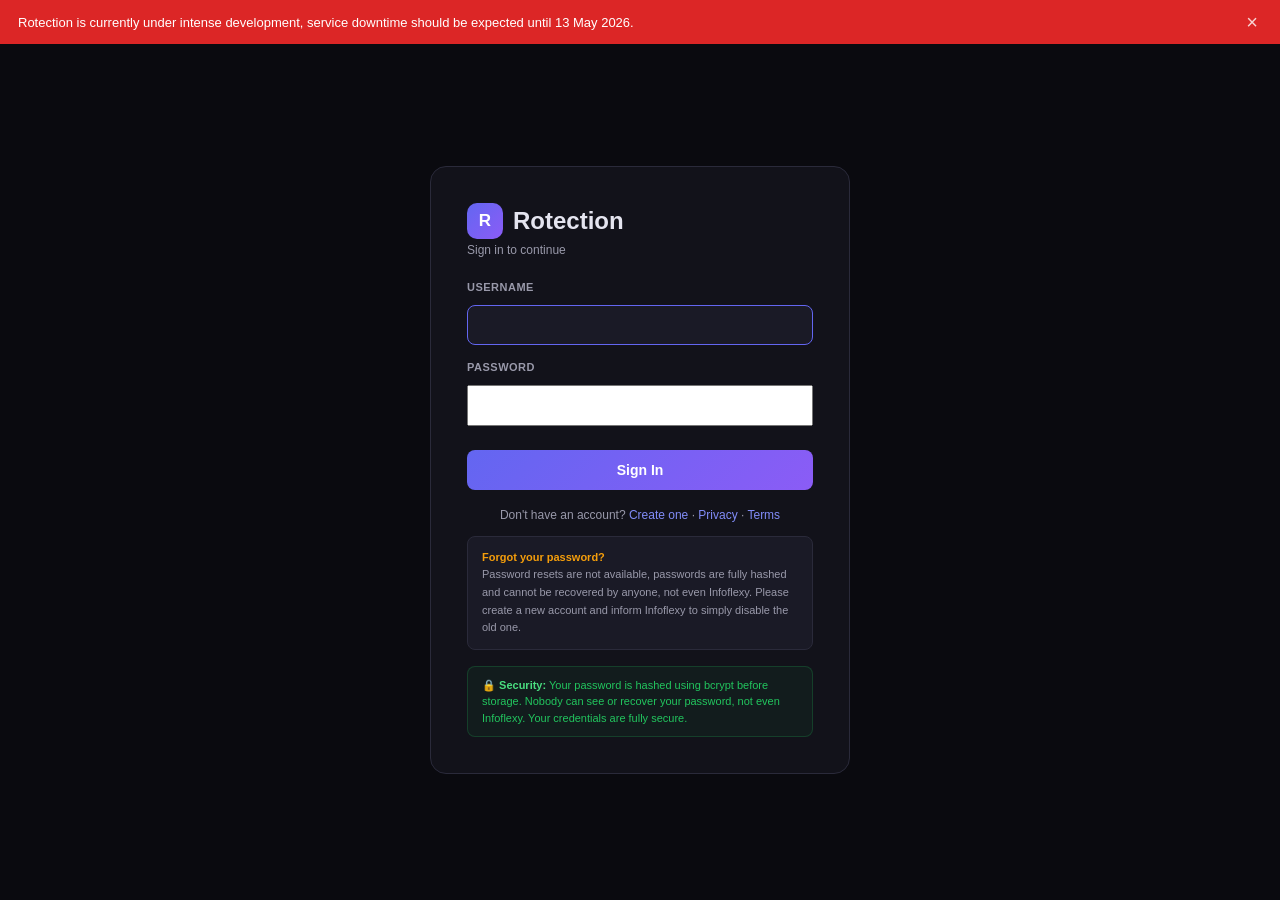
<file: templates/login.html>
<!DOCTYPE html>
<html lang="en">
<head>
<meta charset="UTF-8">
<meta name="viewport" content="width=device-width, initial-scale=1.0">
<meta name="theme-color" content="#0a0a0f">
<title>Rotection — Login</title>
<link rel="icon" href="data:image/svg+xml,<svg xmlns='http://www.w3.org/2000/svg' viewBox='0 0 100 100'><text y='.9em' font-size='90'>🛡️</text></svg>">
<link rel="stylesheet" href="/static/styles.css">
<style>
.db-notice{background:#dc2626;color:#fff;padding:12px 18px;font-size:13px;display:flex;align-items:center;justify-content:space-between;gap:12px;position:fixed;top:0;left:0;right:0;z-index:9999}
.db-notice span{flex:1}
.db-notice button{background:none;border:none;color:#fff;font-size:20px;cursor:pointer;padding:0 4px;line-height:1;opacity:.8}
.db-notice button:hover{opacity:1}
.auth-wrap{display:flex;align-items:center;justify-content:center;min-height:100vh;padding:20px;padding-top:60px}
.auth-card{background:var(--bg2);border:1px solid var(--border);border-radius:16px;padding:36px;width:100%;max-width:420px}
.auth-card h1{font-size:24px;margin-bottom:4px;display:flex;align-items:center;gap:10px}
.auth-card h1 .logo{width:36px;height:36px;font-size:17px}
.auth-sub{font-size:12px;color:var(--text2);margin-bottom:24px}
.auth-card .form-group{margin-bottom:16px}
.auth-card .form-group label{display:block;margin-bottom:6px}
.auth-card .form-group input[type="text"],
.auth-card .form-group input[type="password"]{width:100%;padding:11px 14px}
.auth-card .btn-primary{width:100%;justify-content:center;padding:12px;font-size:14px;margin-top:8px}
.auth-error{background:rgba(239,68,68,.1);border:1px solid var(--red);color:var(--red);border-radius:8px;padding:10px 14px;font-size:12px;margin-bottom:14px;display:none}
.auth-links{text-align:center;margin-top:18px;font-size:12px;color:var(--text2)}
.auth-links a{color:var(--accent2)}
.security-note{background:rgba(34,197,94,.06);border:1px solid rgba(34,197,94,.2);border-radius:8px;padding:10px 14px;font-size:11px;color:var(--green);margin-top:16px;line-height:1.5}
.security-note strong{color:#4ade80}
.forgot-box{background:var(--bg3);border:1px solid var(--border);border-radius:8px;padding:12px 14px;font-size:11px;color:var(--text2);margin-top:14px;line-height:1.6}
.forgot-box strong{color:var(--yellow)}
</style>
</head>
<body>

<div class="db-notice" id="dbNotice">
  <span>Rotection is currently under intense development, service downtime should be expected until 13 May 2026.</span>
  <button onclick="document.getElementById('dbNotice').style.display='none'">&times;</button>
</div>

<div class="auth-wrap">
  <div class="auth-card">
    <h1><div class="logo">R</div> Rotection</h1>
    <div class="auth-sub">Sign in to continue</div>

    <div class="auth-error" id="authError"></div>

    <form id="loginForm" onsubmit="return doLogin(event)">
      <div class="form-group">
        <label>Username</label>
        <input type="text" id="username" autocomplete="username" required autofocus>
      </div>
      <div class="form-group">
        <label>Password</label>
        <input type="password" id="password" autocomplete="current-password" required>
      </div>
      <button type="submit" class="btn btn-primary" id="loginBtn">Sign In</button>
    </form>

    <div class="auth-links">
      Don't have an account? <a href="/signup">Create one</a> · <a href="/privacy">Privacy</a> · <a href="/tos">Terms</a>
    </div>

    <div class="forgot-box">
      <strong>Forgot your password?</strong><br>
      Password resets are not available, passwords are fully hashed and cannot be recovered by anyone, not even Infoflexy. Please create a new account and inform Infoflexy to simply disable the old one.
    </div>

    <div class="security-note">
      🔒 <strong>Security:</strong> Your password is hashed using bcrypt before storage. Nobody can see or recover your password, not even Infoflexy. Your credentials are fully secure.
    </div>
  </div>
</div>

<script>
async function doLogin(e) {
  e.preventDefault();
  var errEl = document.getElementById('authError');
  var btn = document.getElementById('loginBtn');
  errEl.style.display = 'none';
  btn.disabled = true; btn.textContent = 'Signing in...';

  try {
    var resp = await fetch('/api/auth/login', {
      method: 'POST',
      headers: {'Content-Type': 'application/json'},
      body: JSON.stringify({
        username: document.getElementById('username').value.trim(),
        password: document.getElementById('password').value
      })
    });
    var data = await resp.json();
    if (!resp.ok) {
      errEl.textContent = data.error || 'Login failed';
      errEl.style.display = 'block';
      btn.disabled = false; btn.textContent = 'Sign In';
      return false;
    }
    window.location.href = '/';
  } catch(ex) {
    errEl.textContent = 'Network error: ' + ex.message;
    errEl.style.display = 'block';
    btn.disabled = false; btn.textContent = 'Sign In';
  }
  return false;
}
</script>
</body>
</html>
</file>
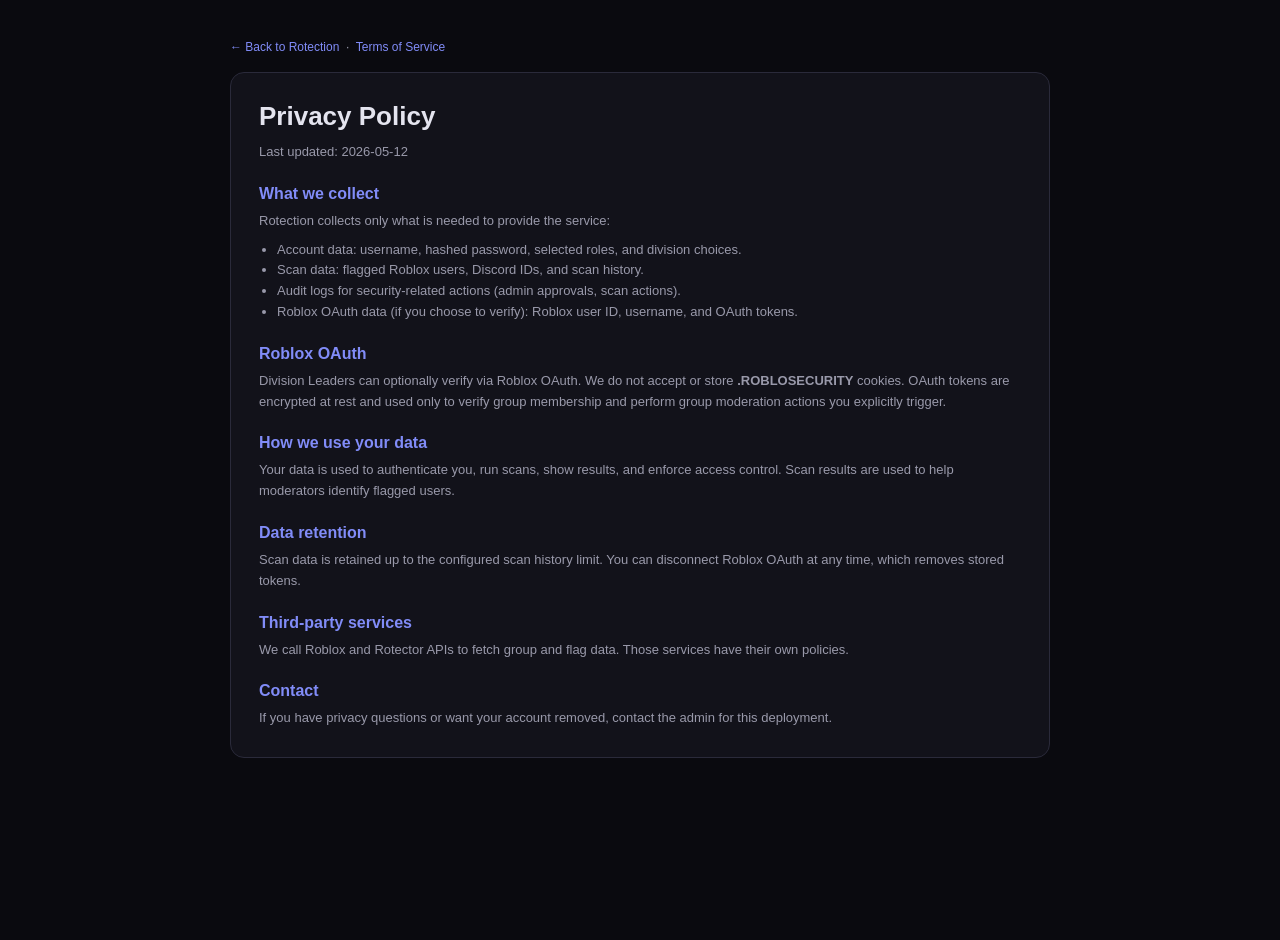
<file: templates/privacy.html>
<!DOCTYPE html>
<html lang="en">
<head>
  <meta charset="UTF-8">
  <meta name="viewport" content="width=device-width, initial-scale=1.0">
  <meta name="theme-color" content="#0a0a0f">
  <title>Rotection — Privacy Policy</title>
  <link rel="icon" href="data:image/svg+xml,<svg xmlns='http://www.w3.org/2000/svg' viewBox='0 0 100 100'><text y='.9em' font-size='90'>🛡️</text></svg>">
  <link rel="stylesheet" href="/static/styles.css">
  <style>
    .policy-wrap{max-width:860px;margin:40px auto;padding:0 20px}
    .policy-card{background:var(--bg2);border:1px solid var(--border);border-radius:14px;padding:28px}
    .policy-card h1{font-size:26px;margin-bottom:10px}
    .policy-card h2{font-size:16px;margin-top:22px;margin-bottom:8px;color:var(--accent2)}
    .policy-card p{font-size:13px;color:var(--text2);line-height:1.6}
    .policy-card ul{margin:8px 0 0 18px;color:var(--text2);font-size:13px;line-height:1.6}
  </style>
</head>
<body>
  <div class="policy-wrap">
    <div style="font-size:12px;color:var(--text2);margin-bottom:18px">
      <a href="/" style="color:var(--accent2)">&larr; Back to Rotection</a> &nbsp;·&nbsp;
      <a href="/tos" style="color:var(--accent2)">Terms of Service</a>
    </div>
    <div class="policy-card">
      <h1>Privacy Policy</h1>
      <p>Last updated: 2026-05-12</p>

      <h2>What we collect</h2>
      <p>Rotection collects only what is needed to provide the service:</p>
      <ul>
        <li>Account data: username, hashed password, selected roles, and division choices.</li>
        <li>Scan data: flagged Roblox users, Discord IDs, and scan history.</li>
        <li>Audit logs for security-related actions (admin approvals, scan actions).</li>
        <li>Roblox OAuth data (if you choose to verify): Roblox user ID, username, and OAuth tokens.</li>
      </ul>

      <h2>Roblox OAuth</h2>
      <p>Division Leaders can optionally verify via Roblox OAuth. We do not accept or store <strong>.ROBLOSECURITY</strong> cookies. OAuth tokens are encrypted at rest and used only to verify group membership and perform group moderation actions you explicitly trigger.</p>

      <h2>How we use your data</h2>
      <p>Your data is used to authenticate you, run scans, show results, and enforce access control. Scan results are used to help moderators identify flagged users.</p>

      <h2>Data retention</h2>
      <p>Scan data is retained up to the configured scan history limit. You can disconnect Roblox OAuth at any time, which removes stored tokens.</p>

      <h2>Third-party services</h2>
      <p>We call Roblox and Rotector APIs to fetch group and flag data. Those services have their own policies.</p>

      <h2>Contact</h2>
      <p>If you have privacy questions or want your account removed, contact the admin for this deployment.</p>
    </div>
  </div>
</body>
</html>
</file>
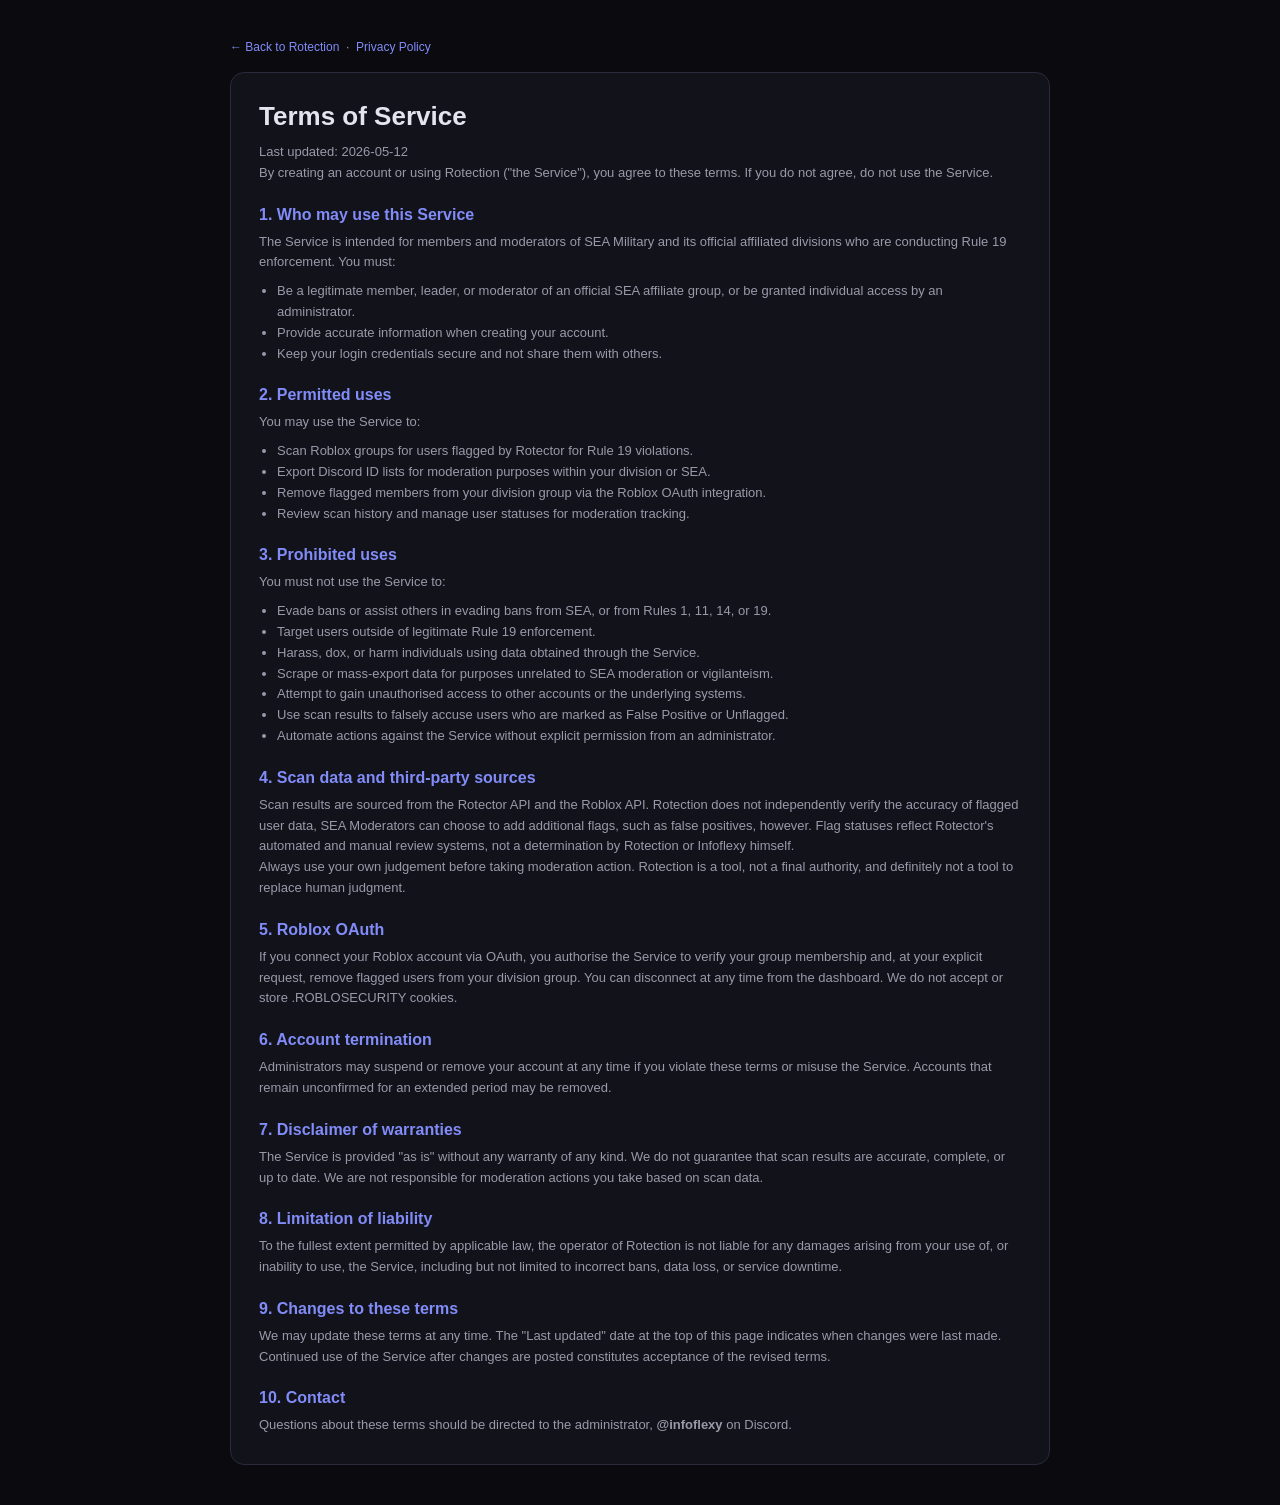
<file: templates/tos.html>
<!DOCTYPE html>
<html lang="en">
<head>
  <meta charset="UTF-8">
  <meta name="viewport" content="width=device-width, initial-scale=1.0">
  <meta name="theme-color" content="#0a0a0f">
  <title>Rotection — Terms of Service</title>
  <link rel="icon" href="data:image/svg+xml,<svg xmlns='http://www.w3.org/2000/svg' viewBox='0 0 100 100'><text y='.9em' font-size='90'>🛡️</text></svg>">
  <link rel="stylesheet" href="/static/styles.css">
  <style>
    .policy-wrap{max-width:860px;margin:40px auto;padding:0 20px}
    .policy-card{background:var(--bg2);border:1px solid var(--border);border-radius:14px;padding:28px}
    .policy-card h1{font-size:26px;margin-bottom:10px}
    .policy-card h2{font-size:16px;margin-top:22px;margin-bottom:8px;color:var(--accent2)}
    .policy-card p{font-size:13px;color:var(--text2);line-height:1.6}
    .policy-card ul{margin:8px 0 0 18px;color:var(--text2);font-size:13px;line-height:1.6}
    .policy-nav{font-size:12px;color:var(--text2);margin-bottom:18px}
    .policy-nav a{color:var(--accent2)}
  </style>
</head>
<body>
  <div class="policy-wrap">
    <div class="policy-nav">
      <a href="/">&larr; Back to Rotection</a> &nbsp;·&nbsp;
      <a href="/privacy">Privacy Policy</a>
    </div>
    <div class="policy-card">
      <h1>Terms of Service</h1>
      <p>Last updated: 2026-05-12</p>
      <p>By creating an account or using Rotection ("the Service"), you agree to these terms. If you do not agree, do not use the Service.</p>

      <h2>1. Who may use this Service</h2>
      <p>The Service is intended for members and moderators of SEA Military and its official affiliated divisions who are conducting Rule 19 enforcement. You must:</p>
      <ul>
        <li>Be a legitimate member, leader, or moderator of an official SEA affiliate group, or be granted individual access by an administrator.</li>
        <li>Provide accurate information when creating your account.</li>
        <li>Keep your login credentials secure and not share them with others.</li>
      </ul>

      <h2>2. Permitted uses</h2>
      <p>You may use the Service to:</p>
      <ul>
        <li>Scan Roblox groups for users flagged by Rotector for Rule 19 violations.</li>
        <li>Export Discord ID lists for moderation purposes within your division or SEA.</li>
        <li>Remove flagged members from your division group via the Roblox OAuth integration.</li>
        <li>Review scan history and manage user statuses for moderation tracking.</li>
      </ul>

      <h2>3. Prohibited uses</h2>
      <p>You must not use the Service to:</p>
      <ul>
        <li>Evade bans or assist others in evading bans from SEA, or from Rules 1, 11, 14, or 19.</li>
        <li>Target users outside of legitimate Rule 19 enforcement.</li>
        <li>Harass, dox, or harm individuals using data obtained through the Service.</li>
        <li>Scrape or mass-export data for purposes unrelated to SEA moderation or vigilanteism.</li>
        <li>Attempt to gain unauthorised access to other accounts or the underlying systems.</li>
        <li>Use scan results to falsely accuse users who are marked as False Positive or Unflagged.</li>
        <li>Automate actions against the Service without explicit permission from an administrator.</li>
      </ul>

      <h2>4. Scan data and third-party sources</h2>
      <p>Scan results are sourced from the Rotector API and the Roblox API. Rotection does not independently verify the accuracy of flagged user data, SEA Moderators can choose to add additional flags, such as false positives, however. Flag statuses reflect Rotector's automated and manual review systems, not a determination by Rotection or Infoflexy himself.</p>
      <p>Always use your own judgement before taking moderation action. Rotection is a tool, not a final authority, and definitely not a tool to replace human judgment.</p>

      <h2>5. Roblox OAuth</h2>
      <p>If you connect your Roblox account via OAuth, you authorise the Service to verify your group membership and, at your explicit request, remove flagged users from your division group. You can disconnect at any time from the dashboard. We do not accept or store .ROBLOSECURITY cookies.</p>

      <h2>6. Account termination</h2>
      <p>Administrators may suspend or remove your account at any time if you violate these terms or misuse the Service. Accounts that remain unconfirmed for an extended period may be removed.</p>

      <h2>7. Disclaimer of warranties</h2>
      <p>The Service is provided "as is" without any warranty of any kind. We do not guarantee that scan results are accurate, complete, or up to date. We are not responsible for moderation actions you take based on scan data.</p>

      <h2>8. Limitation of liability</h2>
      <p>To the fullest extent permitted by applicable law, the operator of Rotection is not liable for any damages arising from your use of, or inability to use, the Service, including but not limited to incorrect bans, data loss, or service downtime.</p>

      <h2>9. Changes to these terms</h2>
      <p>We may update these terms at any time. The "Last updated" date at the top of this page indicates when changes were last made. Continued use of the Service after changes are posted constitutes acceptance of the revised terms.</p>

      <h2>10. Contact</h2>
      <p>Questions about these terms should be directed to the administrator, <strong>@infoflexy</strong> on Discord.</p>
    </div>
  </div>
</body>
</html>
</file>
<file: static/styles.css>
:root {
  --bg: #0a0a0f;
  --bg2: #12121a;
  --bg3: #1a1a26;
  --bg4: #22222e;
  --border: #2a2a3a;
  --text: #e4e4ef;
  --text2: #9999aa;
  --accent: #6366f1;
  --accent2: #818cf8;
  --red: #ef4444;
  --red2: #dc2626;
  --orange: #f97316;
  --yellow: #f59e0b;
  --green: #22c55e;
  --purple: #8b5cf6;
  --cyan: #06b6d4;
}
* { margin:0; padding:0; box-sizing:border-box; }
body {
  font-family: 'Inter', -apple-system, BlinkMacSystemFont, 'Segoe UI', sans-serif;
  background: var(--bg);
  color: var(--text);
  min-height: 100vh;
}
a { color: var(--accent2); text-decoration: none; }
a:hover { text-decoration: underline; }
::-webkit-scrollbar { width: 6px; height: 6px; }
::-webkit-scrollbar-track { background: var(--bg2); }
::-webkit-scrollbar-thumb { background: var(--bg4); border-radius: 3px; }

.header {
  background: linear-gradient(135deg, #12121a 0%, #1a1028 100%);
  border-bottom: 1px solid var(--border);
  padding: 18px 32px;
  display: flex; align-items: center; justify-content: space-between; gap: 20px;
}
.header-left { display: flex; align-items: center; gap: 14px; }
.logo {
  width: 42px; height: 42px;
  background: linear-gradient(135deg, var(--accent), var(--purple));
  border-radius: 10px;
  display: flex; align-items: center; justify-content: center;
  font-weight: 900; font-size: 20px; color: #fff;
}
.header h1 { font-size: 22px; font-weight: 700; }
.header h1 span { color: var(--accent2); font-size: 14px; font-weight: 500; }
.header-sub { font-size: 12px; color: var(--text2); }
.header-right { display: flex; gap: 10px; align-items: center; }

.tabs {
  display: flex; gap: 0; background: var(--bg2);
  border-bottom: 1px solid var(--border); padding: 0 32px;
  overflow-x: auto;
}
.tab {
  padding: 13px 22px; cursor: pointer; font-size: 13px; font-weight: 600;
  color: var(--text2); border-bottom: 2px solid transparent;
  transition: all .15s; white-space: nowrap; user-select: none;
}
.tab:hover { color: var(--text); background: var(--bg3); }
.tab.active { color: var(--accent2); border-bottom-color: var(--accent); }

.main { padding: 24px 32px; max-width: 1440px; margin: 0 auto; }
.panel { display: none; }
.panel.active { display: block; }

.card {
  background: var(--bg2); border: 1px solid var(--border);
  border-radius: 12px; padding: 20px; margin-bottom: 20px;
}
.card h2 {
  font-size: 15px; font-weight: 700; margin-bottom: 14px;
  display: flex; align-items: center; gap: 8px;
}

.stats {
  display: grid; grid-template-columns: repeat(auto-fit, minmax(160px, 1fr));
  gap: 12px; margin-bottom: 20px;
}
.stat {
  background: var(--bg3); border: 1px solid var(--border);
  border-radius: 10px; padding: 14px; text-align: center;
}
.stat-value {
  font-size: 26px; font-weight: 800;
  background: linear-gradient(135deg, var(--accent2), var(--cyan));
  -webkit-background-clip: text; background-clip: text;
  -webkit-text-fill-color: transparent;
}
.stat-value.small { font-size: 14px; }
.stat-label {
  font-size: 10px; color: var(--text2); margin-top: 4px;
  text-transform: uppercase; letter-spacing: .5px;
}

.scan-controls { display: flex; gap: 12px; align-items: flex-end; flex-wrap: wrap; }
.form-group { display: flex; flex-direction: column; gap: 6px; }
.form-group label {
  font-size: 11px; color: var(--text2); font-weight: 600;
  text-transform: uppercase; letter-spacing: .5px;
}
input[type="text"], select {
  background: var(--bg3); border: 1px solid var(--border); border-radius: 8px;
  padding: 10px 14px; color: var(--text); font-size: 14px; outline: none;
  transition: border-color .2s;
}
input:focus, select:focus { border-color: var(--accent); }
input.input-error { border-color: var(--red); }
.input-hint { font-size: 10px; color: var(--red); margin-top: 2px; min-height: 14px; }
.checkbox-group { display: flex; align-items: center; gap: 8px; padding: 10px 0; }
.checkbox-group input { width: 16px; height: 16px; accent-color: var(--accent); }

.btn {
  padding: 10px 22px; border: none; border-radius: 8px; font-size: 13px;
  font-weight: 700; cursor: pointer; transition: all .15s;
  display: inline-flex; align-items: center; gap: 8px;
}
.btn-primary { background: linear-gradient(135deg, var(--accent), var(--purple)); color: #fff; }
.btn-primary:hover { opacity: .9; transform: translateY(-1px); }
.btn-primary:disabled { opacity: .4; cursor: not-allowed; transform: none; }
.btn-secondary { background: var(--bg4); color: var(--text); border: 1px solid var(--border); }
.btn-secondary:hover { background: var(--bg3); border-color: var(--accent); }
.btn-sm { padding: 5px 12px; font-size: 11px; }

.progress-wrap {
  background: var(--bg3); border-radius: 10px; height: 28px;
  overflow: hidden; position: relative; margin: 14px 0;
}
.progress-bar {
  height: 100%;
  background: linear-gradient(90deg, var(--accent), var(--purple), var(--cyan));
  background-size: 200% 100%; animation: shimmer 2s ease-in-out infinite;
  border-radius: 10px; transition: width .5s ease; min-width: 0;
}
.progress-text {
  position: absolute; inset: 0; display: flex; align-items: center;
  justify-content: center; font-size: 12px; font-weight: 700;
  color: #fff; text-shadow: 0 1px 3px rgba(0,0,0,.5);
}
@keyframes shimmer {
  0%,100% { background-position: 0% 50%; }
  50% { background-position: 100% 50%; }
}

.phase-info {
  display: flex; justify-content: space-between; align-items: center;
  margin-bottom: 8px; flex-wrap: wrap; gap: 8px;
}
.phase-name { font-size: 14px; font-weight: 700; color: var(--accent2); }
.phase-desc { font-size: 11px; color: var(--text2); }
.eta-badge {
  font-size: 11px; padding: 4px 10px; border-radius: 6px;
  background: var(--bg4); border: 1px solid var(--border); color: var(--yellow);
}

.log-console {
  background: #0d0d14; border: 1px solid var(--border); border-radius: 10px;
  padding: 14px; max-height: 300px; overflow-y: auto;
  font-family: 'JetBrains Mono', 'Fira Code', monospace;
  font-size: 11px; line-height: 1.7; color: var(--text2);
}
.log-line { white-space: pre-wrap; word-break: break-all; }

/* filters */
.filter-bar {
  display: flex; gap: 10px; flex-wrap: wrap; margin-bottom: 14px; align-items: center;
}
.filter-bar input, .filter-bar select {
  font-size: 12px; padding: 7px 12px;
}
.filter-bar .search-input { flex: 1; min-width: 180px; }
.filter-bar select { min-width: 130px; }
.filter-tag {
  display: inline-flex; align-items: center; gap: 4px;
  padding: 3px 10px; border-radius: 12px; font-size: 11px;
  background: rgba(99,102,241,.12); border: 1px solid var(--accent);
  color: var(--accent2); cursor: pointer;
}
.filter-tag:hover { background: rgba(99,102,241,.25); }
.filter-summary { font-size: 11px; color: var(--text2); margin-bottom: 10px; }
.range-group { display: flex; align-items: center; gap: 6px; }
.range-group input[type="range"] { width: 80px; accent-color: var(--accent); }

/* table */
.tbl-wrap { overflow-x: auto; border: 1px solid var(--border); border-radius: 10px; }
table { width: 100%; border-collapse: collapse; font-size: 13px; }
th {
  background: var(--bg3); text-align: left; padding: 11px 12px;
  font-size: 10px; text-transform: uppercase; letter-spacing: .5px;
  color: var(--text2); border-bottom: 1px solid var(--border);
  white-space: nowrap; cursor: pointer; user-select: none;
}
th:hover { color: var(--accent2); }
th.sorted { color: var(--accent2); }
td { padding: 9px 12px; border-bottom: 1px solid var(--border); vertical-align: middle; }
tr:last-child td { border-bottom: none; }
tr:hover td { background: rgba(99,102,241,.04); }

.avatar {
  width: 30px; height: 30px; border-radius: 7px; vertical-align: middle;
  margin-right: 6px; background: var(--bg4);
}
.flag-badge {
  display: inline-block; padding: 2px 9px; border-radius: 10px;
  font-size: 10px; font-weight: 700; color: #fff;
}
.confidence-bar {
  display: inline-block; width: 44px; height: 5px; background: var(--bg4);
  border-radius: 3px; overflow: hidden; vertical-align: middle; margin-right: 5px;
}
.confidence-fill { height: 100%; border-radius: 3px; }
.discord-id {
  font-family: 'JetBrains Mono', monospace; font-size: 10px;
  background: var(--bg4); padding: 1px 5px; border-radius: 4px;
  margin: 1px 2px; display: inline-block;
}
.status-dot {
  display: inline-block; width: 7px; height: 7px; border-radius: 50%; margin-right: 5px;
}
.status-dot.active { background: var(--green); }
.status-dot.inactive { background: var(--red); }

/* pagination controls */
.pagination {
  display: flex; justify-content: space-between; align-items: center;
  padding: 12px 0; flex-wrap: wrap; gap: 8px;
}
.pagination .info { font-size: 12px; color: var(--text2); }
.page-btns { display: flex; gap: 4px; }
.page-btns button {
  padding: 5px 12px; border: 1px solid var(--border); border-radius: 6px;
  background: var(--bg3); color: var(--text); font-size: 12px; cursor: pointer;
}
.page-btns button:hover { border-color: var(--accent); }
.page-btns button.active { background: var(--accent); color: #fff; border-color: var(--accent); }
.page-btns button:disabled { opacity: .3; cursor: not-allowed; }
.per-page-select { font-size: 11px; padding: 4px 8px; }

/* charts */
.chart-grid { display: grid; grid-template-columns: 1fr 1fr; gap: 16px; margin-bottom: 20px; }
.chart-card { background: var(--bg3); border: 1px solid var(--border); border-radius: 10px; padding: 16px; }
.chart-card h3 { font-size: 13px; margin-bottom: 10px; font-weight: 600; }
.chart-card canvas { max-height: 220px; }

/* history */
.history-item {
  display: flex; justify-content: space-between; align-items: center;
  padding: 14px 16px; background: var(--bg3); border: 1px solid var(--border);
  border-radius: 10px; margin-bottom: 10px; cursor: pointer; transition: all .15s;
}
.history-item:hover { border-color: var(--accent); background: rgba(99,102,241,.06); }
.history-meta { font-size: 12px; color: var(--text2); }
.history-stats { display: flex; gap: 16px; }
.history-stat { text-align: center; }
.history-stat-val { font-size: 18px; font-weight: 700; color: var(--accent2); }
.history-stat-label { font-size: 10px; color: var(--text2); text-transform: uppercase; }

/* discord export panel */
.export-options { display: flex; gap: 8px; flex-wrap: wrap; margin-bottom: 14px; }
.format-toggle {
  display: flex; border: 1px solid var(--border); border-radius: 8px; overflow: hidden;
}
.format-toggle button {
  padding: 7px 16px; border: none; background: var(--bg3);
  color: var(--text2); font-size: 12px; font-weight: 600; cursor: pointer;
  transition: all .15s;
}
.format-toggle button.active { background: var(--accent); color: #fff; }
.format-toggle button:hover:not(.active) { background: var(--bg4); }
.discord-box {
  background: var(--bg3); border: 1px solid var(--border); border-radius: 8px;
  padding: 14px; font-family: 'JetBrains Mono', monospace; font-size: 11px;
  max-height: 400px; overflow-y: auto; word-break: break-all; line-height: 1.8;
  color: var (--text2); white-space: pre-wrap;
}

/* groups nav panel */
.group-nav {
  display: flex; gap: 8px; flex-wrap: wrap; margin-bottom: 14px;
}
.group-chip {
  padding: 6px 14px; border: 1px solid var(--border); border-radius: 20px;
  font-size: 11px; cursor: pointer; font-weight: 600; transition: all .15s;
  background: var(--bg3); color: var(--text2);
}
.group-chip:hover, .group-chip.active {
  border-color: var(--accent); background: rgba(99,102,241,.15); color: var(--accent2);
}
.group-chip .count {
  margin-left: 4px; font-size: 9px; background: var(--bg4);
  padding: 1px 5px; border-radius: 8px;
}
.group-chip.primary { border-color: var(--purple); }
.group-chip.primary.active { background: rgba(139,92,246,.15); color: var(--purple); }

/* modal */
.modal-overlay {
  display: none; position: fixed; inset: 0;
  background: rgba(0,0,0,.7); z-index: 1000;
  align-items: center; justify-content: center;
}
.modal-overlay.show { display: flex; }
.modal {
  background: var(--bg2); border: 1px solid var(--border); border-radius: 14px;
  padding: 24px; max-width: 700px; width: 90%; max-height: 80vh; overflow-y: auto;
}
.modal h3 { font-size: 18px; margin-bottom: 16px; }
.modal-close {
  float: right; background: none; border: none;
  color: var(--text2); font-size: 20px; cursor: pointer;
}
.detail-row {
  display: flex; gap: 12px; padding: 7px 0;
  border-bottom: 1px solid var (--border); font-size: 13px;
}
.detail-label { color: var(--text2); min-width: 110px; font-weight: 600; }
.reason-card {
  background: var(--bg3); border: 1px solid var(--border);
  border-radius: 8px; padding: 12px; margin: 6px 0;
}
.reason-type { font-weight: 700; color: var(--red); font-size: 13px; }
.reason-msg { font-size: 12px; color: var(--text2); margin-top: 4px; }
.evidence-list { margin-top: 6px; padding-left: 16px; font-size: 11px; color: var(--text2); }

.empty-state { text-align: center; padding: 50px 20px; color: var(--text2); }
.empty-state .icon { font-size: 40px; margin-bottom: 12px; }

.pulse { animation: pulse 2s infinite; }
@keyframes pulse { 0%,100% { opacity:1; } 50% { opacity:.5; } }

.copy-btn {
  padding: 4px 10px; font-size: 11px; background: var(--bg4);
  border: 1px solid var(--border); border-radius: 6px;
  color: var(--text2); cursor: pointer; transition: all .15s;
}
.copy-btn:hover { border-color: var(--accent); color: var(--accent2); }
.copy-btn.copied { background: var(--green); color: #fff; border-color: var (--green); }

/* utility classes (#8 — extracted inline styles) */
.text-muted { color: var(--text2); }
.text-xs { font-size: 10px; }
.text-danger { color: var(--red); }
.filter-label { font-size: 11px; color: var(--text2); }
.filter-check-label {
  font-size: 11px; display: flex; align-items: center; gap: 5px; cursor: pointer;
}
.accent-check { accent-color: var(--accent); }
.result-count {
  font-size: 12px; color: var(--text2); font-weight: 400; margin-left: auto;
}
.pagination-controls {
  display: flex; align-items: center; gap: 8px;
}
.stat-value-danger {
  font-size: 26px; font-weight: 800;
  background: linear-gradient(135deg, var(--red), var(--orange));
  -webkit-background-clip: text; background-clip: text;
  -webkit-text-fill-color: transparent;
}
.btn-danger {
  background: var(--bg4); color: var(--red); border: 1px solid var(--border);
}
.btn-danger:hover { background: rgba(239,68,68,.15); border-color: var(--red); }
.btn-cancel {
  display: none; color: var(--red); font-size: 12px;
}
.scan-launch-btns {
  display: flex; gap: 12px; flex-wrap: wrap; margin-bottom: 16px;
}
.btn-sea { font-size: 15px; padding: 14px 32px; }
.btn-custom-toggle { font-size: 12px; }
.scan-hint { font-size: 11px; color: var(--text2); margin-bottom: 12px; }
.custom-scan-section {
  display: none; border-top: 1px solid var(--border); padding-top: 16px;
}
.card-compact { padding: 16px 20px; }
.discord-total { font-size: 11px; color: var(--text2); margin-bottom: 10px; }
.status-badge { font-size: 12px; color: var(--text2); }
.checkbox-label { font-size: 13px; cursor: pointer; }
.group-id-input { width: 200px; }
.modal-section-title { margin: 14px 0 8px; font-size: 14px; }
.reason-conf { color: var(--text2); font-weight: 400; font-size: 11px; }
.detail-group-item { font-size: 12px; padding: 2px 0; }
.detail-discord-item { font-size: 12px; padding: 3px 0; }
.history-right {
  display: flex; align-items: center; gap: 12px;
}

/* deploy banner */
.deploy-banner {
  background: linear-gradient(135deg, rgba(245,158,11,.12), rgba(249,115,22,.12));
  border: 1px solid var(--yellow);
  border-radius: 10px;
  padding: 14px 20px;
  margin-bottom: 20px;
  display: flex;
  align-items: center;
  gap: 10px;
  font-size: 13px;
  font-weight: 600;
  color: var(--yellow);
  animation: deploySlideIn .3s ease;
}
.deploy-banner .deploy-icon { font-size: 18px; }
.deploy-banner .deploy-scanning {
  font-weight: 400;
  font-size: 11px;
  color: var(--text2);
}
@keyframes deploySlideIn {
  from { opacity: 0; transform: translateY(-8px); }
  to { opacity: 1; transform: translateY(0); }
}

/* user badge in header */
.user-badge {
  display: flex; align-items: center; gap: 8px;
  padding: 4px 10px; border-radius: 8px;
  background: var(--bg3); border: 1px solid var(--border);
}
.user-name { font-size: 12px; font-weight: 700; color: var(--accent2); }
.user-roles { font-size: 10px; color: var(--text2); max-width: 180px; overflow: hidden; text-overflow: ellipsis; white-space: nowrap; }

/* pending confirmation banner */
.pending-banner {
  background: rgba(245,158,11,.08);
  border: 1px solid rgba(245,158,11,.25);
  border-radius: 10px;
  padding: 12px 18px;
  margin-bottom: 16px;
  display: flex;
  align-items: center;
  gap: 10px;
  font-size: 12px;
  color: var(--yellow);
}

/* queue panel */
.queue-info { text-align: center; padding: 14px 0; }
.queue-position { font-size: 18px; color: var(--accent2); margin-bottom: 6px; }
.queue-item {
  display: flex; justify-content: space-between; align-items: center;
  padding: 12px 14px; background: var(--bg3); border: 1px solid var(--border);
  border-radius: 8px; margin-bottom: 8px; font-size: 12px;
}
.queue-item .qi-pos {
  font-size: 18px; font-weight: 800; color: var(--accent2);
  min-width: 36px; text-align: center;
}
.queue-item .qi-info { flex: 1; margin-left: 12px; }
.queue-item .qi-status {
  padding: 3px 10px; border-radius: 6px; font-size: 10px; font-weight: 700;
}
.qi-status-queued { background: rgba(245,158,11,.12); color: var(--yellow); }
.qi-status-running { background: rgba(34,197,94,.12); color: var(--green); }

/* admin panel */
.admin-user-row {
  display: flex; justify-content: space-between; align-items: center;
  padding: 12px 14px; background: var(--bg3); border: 1px solid var(--border);
  border-radius: 8px; margin-bottom: 8px; gap: 10px; flex-wrap: wrap;
}
.admin-user-row .au-name { font-weight: 700; font-size: 13px; }
.admin-user-row .au-roles { font-size: 10px; color: var(--text2); }
.admin-user-row .au-created { font-size: 10px; color: var(--text2); }
.admin-user-row .au-actions { display: flex; gap: 6px; align-items: center; }
.admin-badge {
  display: inline-block; padding: 2px 8px; border-radius: 6px;
  font-size: 9px; font-weight: 700;
}
.admin-badge-confirmed { background: rgba(34,197,94,.12); color: var (--green); border: 1px solid rgba(34,197,94,.3); }
.admin-badge-pending { background: rgba(245,158,11,.12); color: var(--yellow); border: 1px solid rgba(245,158,11,.3); }
.admin-badge-admin { background: rgba(99,102,241,.12); color: var(--accent2); border: 1px solid rgba(99,102,241,.3); }

/* admin modal form */
.admin-form-group { margin-bottom: 14px; }
.admin-form-group label { display: block; font-size: 11px; color: var(--text2); font-weight: 600; margin-bottom: 4px; text-transform: uppercase; }
.admin-form-group select { width: 100%; }
.admin-role-chips { display: flex; flex-wrap: wrap; gap: 6px; }
.admin-role-chip {
  padding: 5px 10px; border: 1px solid var(--border); border-radius: 6px;
  font-size: 11px; cursor: pointer; background: var(--bg3); color: var(--text2);
  user-select: none; transition: all .15s;
}
.admin-role-chip:hover { border-color: var(--accent); }
.admin-role-chip.selected { border-color: var(--accent); background: rgba(99,102,241,.15); color: var(--accent2); }
.admin-confirm-row {
  display: flex; align-items: center; justify-content: space-between;
  padding: 10px; background: var(--bg3); border: 1px solid var(--border);
  border-radius: 8px; margin-bottom: 8px;
}
.admin-confirm-label { font-size: 12px; }
.admin-toggle {
  width: 40px; height: 22px; border-radius: 11px; border: none;
  cursor: pointer; position: relative; transition: background .2s;
}
.admin-toggle.on { background: var(--green); }
.admin-toggle.off { background: var(--bg4); border: 1px solid var(--border); }
.admin-toggle::after {
  content: ''; position: absolute; top: 2px;
  width: 18px; height: 18px; border-radius: 50%; background: #fff;
  transition: left .2s;
}
.admin-toggle.on::after { left: 20px; }
.admin-toggle.off::after { left: 2px; }

/* user status badges in results */
.status-select {
  padding: 4px 8px; border-radius: 6px; font-size: 10px;
  background: var(--bg3); border: 1px solid var(--border); color: var(--text);
  cursor: pointer;
}
.user-status-badge {
  display: inline-block; padding: 2px 8px; border-radius: 6px;
  font-size: 10px; font-weight: 600;
}
.ust-sea-banned { background: rgba(220,38,38,.15); color: var(--red); border: 1px solid rgba(220,38,38,.3); }
.ust-false-positive { background: rgba(34,197,94,.12); color: var(--green); border: 1px solid rgba(34,197,94,.3); }
.ust-suspicious { background: rgba(245,158,11,.12); color: var(--yellow); border: 1px solid rgba(245,158,11,.3); }
.ust-under-investigation { background: rgba(99,102,241,.12); color: var(--accent2); border: 1px solid rgba(99,102,241,.3); }
.ust-pending-review { background: var(--bg4); color: var(--text2); border: 1px solid var(--border); }

/* division mod confirmed chips */
.div-confirm-chip {
  display: inline-flex; align-items: center; gap: 4px;
  padding: 3px 8px; border-radius: 6px; font-size: 10px; margin: 2px;
  background: var(--bg); border: 1px solid var(--border);
}
.div-confirm-chip.confirmed { border-color: var(--green); color: var(--green); }
.div-confirm-chip.pending { border-color: var(--yellow); color: var(--yellow); }

/* HR/HC rank tag */
.hrhc-tag {
  display: inline-block; padding: 1px 6px; border-radius: 4px;
  font-size: 9px; font-weight: 700; vertical-align: middle;
  background: rgba(245,158,11,.15); color: var(--yellow);
  border: 1px solid rgba(245,158,11,.3); letter-spacing: .3px;
}

@media (max-width: 768px) {
  .header { flex-direction: column; align-items: flex-start; padding: 14px 16px; }
  .main { padding: 16px; }
  .tabs { padding: 0 16px; }
  .scan-controls { flex-direction: column; }
  .stats { grid-template-columns: repeat(2, 1fr); }
  .chart-grid { grid-template-columns: 1fr; }
  .user-badge { flex-wrap: wrap; }
  .admin-user-row { flex-direction: column; align-items: flex-start; }
}
</file>
